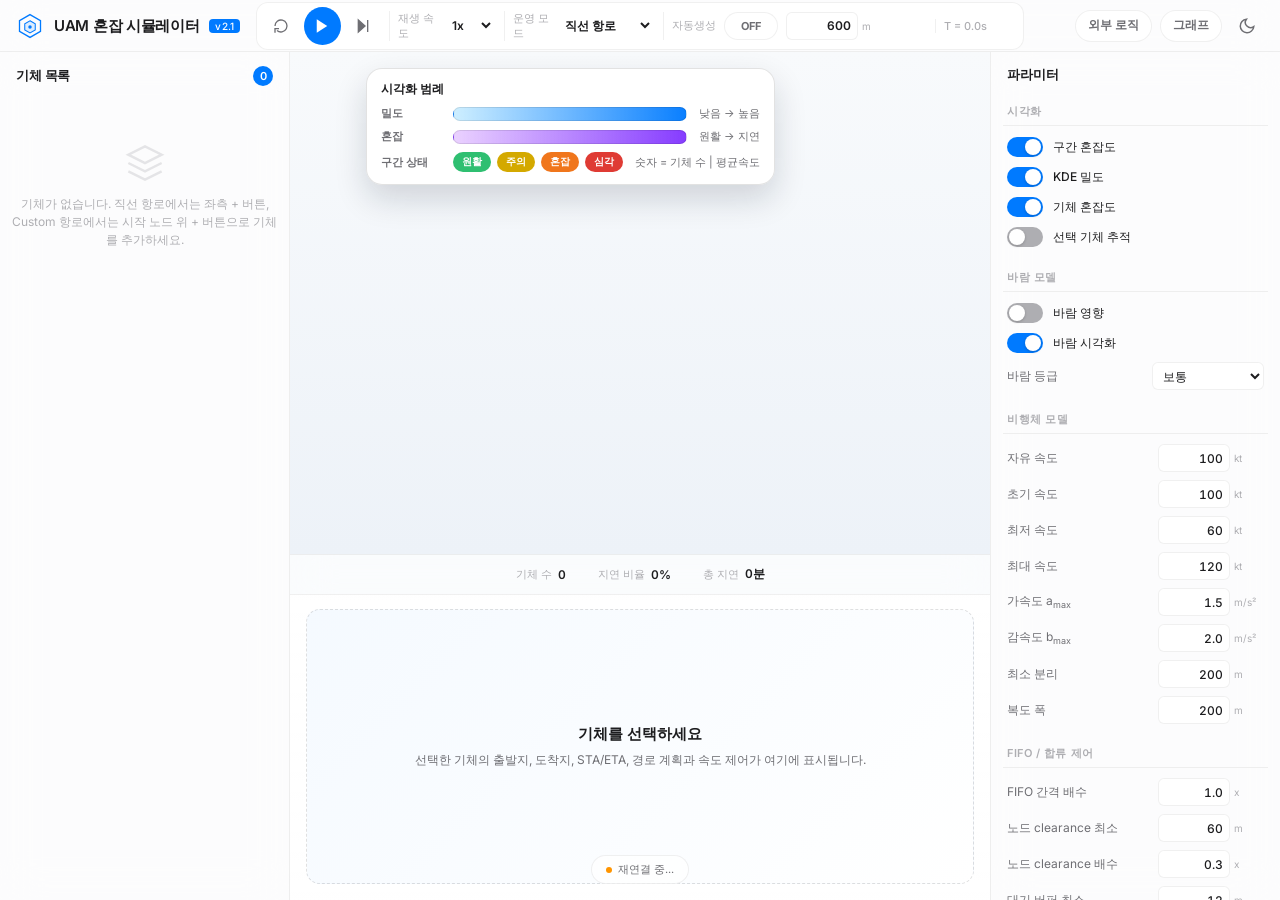
<file: frontend/index.html>
<!DOCTYPE html>
<html lang="ko" data-theme="light">
<head>
  <meta charset="UTF-8">
  <meta name="viewport" content="width=device-width, initial-scale=1.0">
  <title>UAM 혼잡 시뮬레이터</title>
  <link rel="preconnect" href="https://fonts.googleapis.com">
  <link rel="preconnect" href="https://fonts.gstatic.com" crossorigin>
  <link href="https://fonts.googleapis.com/css2?family=Inter:wght@300;400;500;600;700;800&display=swap" rel="stylesheet">
  <link rel="stylesheet" href="css/style.css">
</head>
<body>
  <header class="topbar">
    <div class="topbar-left">
      <svg class="logo-icon" width="28" height="28" viewBox="0 0 32 32" fill="none" aria-hidden="true">
        <path d="M16 3L28 10v12L16 29 4 22V10L16 3z" stroke="currentColor" stroke-width="1.5"/>
        <path d="M16 10l6 3.5v7L16 24l-6-3.5v-7L16 10z" stroke="currentColor" stroke-width="1.2" fill="currentColor" fill-opacity="0.12"/>
        <circle cx="16" cy="17" r="2" fill="currentColor"/>
      </svg>
      <h1 class="topbar-title">UAM 혼잡 시뮬레이터</h1>
      <span class="topbar-badge">v2.1</span>
    </div>

    <div class="topbar-center">
      <div class="sim-controls">
        <button class="ctrl-btn" id="btn-reset" title="초기화" aria-label="초기화">
          <svg width="16" height="16" viewBox="0 0 24 24" fill="none" stroke="currentColor" stroke-width="2"><path d="M3 12a9 9 0 1 1 3 6.7"/><path d="M3 22v-6h6"/></svg>
        </button>
        <button class="ctrl-btn ctrl-primary" id="btn-play" title="재생 / 일시정지" aria-label="재생 / 일시정지">
          <svg id="icon-play" width="18" height="18" viewBox="0 0 24 24" fill="currentColor"><polygon points="5,3 19,12 5,21"/></svg>
          <svg id="icon-pause" width="18" height="18" viewBox="0 0 24 24" fill="currentColor" style="display:none"><rect x="5" y="3" width="4" height="18"/><rect x="15" y="3" width="4" height="18"/></svg>
        </button>
        <button class="ctrl-btn" id="btn-step" title="한 스텝 실행" aria-label="한 스텝 실행">
          <svg width="16" height="16" viewBox="0 0 24 24" fill="none" stroke="currentColor" stroke-width="2"><polygon points="5,3 15,12 5,21" fill="currentColor"/><line x1="19" y1="3" x2="19" y2="21"/></svg>
        </button>

        <div class="speed-control">
          <label for="sel-speed">재생 속도</label>
          <select id="sel-speed">
            <option value="0.5">0.5x</option>
            <option value="1" selected>1x</option>
            <option value="2">2x</option>
            <option value="5">5x</option>
            <option value="10">10x</option>
          </select>
        </div>

        <div class="speed-control speed-control-mode">
          <label for="sel-mode">운영 모드</label>
          <select id="sel-mode">
            <option value="corridor">직선 항로</option>
            <option value="route">Custom 항로</option>
          </select>
        </div>

        <div class="speed-control speed-control-auto">
          <label for="input-auto-spacing">자동생성</label>
          <button class="auto-spawn-btn" id="btn-auto-spawn" type="button">OFF</button>
          <div class="auto-spawn-input">
            <input type="number" id="input-auto-spacing" min="200" step="50" value="600">
            <span>m</span>
          </div>
        </div>

        <div class="sim-time" id="sim-time">T = 0.0s</div>
      </div>
    </div>

    <div class="topbar-right">
      <button class="topbar-link-btn" id="btn-logic-studio" title="외부 로직 스튜디오" aria-label="외부 로직 스튜디오">외부 로직</button>
      <button class="topbar-link-btn" id="btn-analytics-studio" title="그래프 / 로그" aria-label="그래프 / 로그">그래프</button>
      <button class="topbar-theme-btn" id="btn-theme" title="테마 전환" aria-label="테마 전환">
        <svg width="18" height="18" viewBox="0 0 24 24" fill="none" stroke="currentColor" stroke-width="2"><path d="M21 12.79A9 9 0 1 1 11.21 3 7 7 0 0 0 21 12.79z"/></svg>
      </button>
    </div>
  </header>

  <main class="app-layout">
    <aside class="sidebar sidebar-left" id="sidebar-left">
      <div class="sidebar-header">
        <h2>기체 목록</h2>
        <span class="badge" id="ac-count">0</span>
      </div>

      <div class="aircraft-list" id="aircraft-list">
        <div class="empty-state">
          <svg width="40" height="40" viewBox="0 0 24 24" fill="none" stroke="currentColor" stroke-width="1.5" opacity="0.3">
            <path d="M12 2L2 7l10 5 10-5-10-5z"/><path d="M2 17l10 5 10-5"/><path d="M2 12l10 5 10-5"/>
          </svg>
          <p>기체가 없습니다. 직선 항로에서는 좌측 + 버튼, Custom 항로에서는 시작 노드 위 + 버튼으로 기체를 추가하세요.</p>
        </div>
      </div>
    </aside>

    <section class="workspace">
      <section class="canvas-area">
        <div class="canvas-wrapper" id="canvas-wrapper">
          <button class="canvas-spawn-btn" id="btn-spawn" title="기체 생성" aria-label="기체 생성">
            <svg width="22" height="22" viewBox="0 0 24 24" fill="none" stroke="currentColor" stroke-width="2.4" stroke-linecap="round">
              <line x1="12" y1="5" x2="12" y2="19"/>
              <line x1="5" y1="12" x2="19" y2="12"/>
            </svg>
          </button>

          <div class="route-toolbar" id="route-toolbar">
            <button class="route-toolbar-btn" id="btn-route-design">Custom 항로</button>
            <button class="route-toolbar-btn route-toolbar-btn-secondary" id="btn-clear-routes">링크 비우기</button>
            <button class="route-toolbar-btn route-toolbar-btn-secondary" id="btn-reset-routes">기본 링크</button>
          </div>

          <div class="route-spawn-layer" id="route-spawn-layer"></div>

          <div class="viz-legend" id="viz-legend">
            <div class="viz-legend-title">시각화 범례</div>
            <div class="viz-legend-row" id="legend-density">
              <span class="viz-legend-label">밀도</span>
              <span class="viz-legend-gradient viz-legend-density"></span>
              <span class="viz-legend-note">낮음 → 높음</span>
            </div>
            <div class="viz-legend-row" id="legend-congestion">
              <span class="viz-legend-label">혼잡</span>
              <span class="viz-legend-gradient viz-legend-congestion"></span>
              <span class="viz-legend-note">원활 → 지연</span>
            </div>
            <div class="viz-legend-row" id="legend-segments">
              <span class="viz-legend-label">구간 상태</span>
              <div class="viz-legend-scale">
                <span class="viz-legend-chip chip-green">원활</span>
                <span class="viz-legend-chip chip-yellow">주의</span>
                <span class="viz-legend-chip chip-orange">혼잡</span>
                <span class="viz-legend-chip chip-red">심각</span>
              </div>
              <span class="viz-legend-note">숫자 = 기체 수 | 평균속도</span>
            </div>
            <div class="viz-legend-row" id="legend-wind">
              <span class="viz-legend-label">바람</span>
              <span class="viz-legend-arrow">→</span>
              <span class="viz-legend-note">방향 = 흐름, 길이 = 세기</span>
            </div>
          </div>

          <canvas id="sim-canvas"></canvas>
        </div>

        <div class="summary-bar" id="summary-bar">
          <div class="summary-item">
            <span class="summary-label">기체 수</span>
            <span class="summary-value" id="sum-n">0</span>
          </div>
          <div class="summary-item">
            <span class="summary-label">지연 비율</span>
            <span class="summary-value" id="sum-dr">0%</span>
          </div>
          <div class="summary-item">
            <span class="summary-label">총 지연</span>
            <span class="summary-value" id="sum-td">0분</span>
          </div>
        </div>
      </section>

      <section class="command-panel" id="command-panel">
        <div class="command-empty" id="command-empty">
          <strong>기체를 선택하세요</strong>
          <span>선택한 기체의 출발지, 도착지, STA/ETA, 경로 계획과 속도 제어가 여기에 표시됩니다.</span>
        </div>

        <div class="ac-detail command-detail" id="ac-detail" style="display:none">
          <div class="command-header">
            <div class="command-title">
              <span class="detail-id" id="detail-id">기체 #1</span>
              <span class="action-badge" id="detail-action" data-tone="idle">일반 비행</span>
            </div>
            <button class="btn-delete" id="btn-delete" title="기체 삭제" aria-label="기체 삭제">
              <svg width="14" height="14" viewBox="0 0 24 24" fill="none" stroke="currentColor" stroke-width="2"><line x1="18" y1="6" x2="6" y2="18"/><line x1="6" y1="6" x2="18" y2="18"/></svg>
            </button>
          </div>

          <div class="command-grid">
            <section class="command-card">
              <div class="command-card-title">비행 정보</div>
              <div class="detail-stats">
                <div class="stat-row"><span class="stat-label">실제 속도</span><span class="stat-value" id="detail-v-act">-</span></div>
                <div class="stat-row"><span class="stat-label">잔여 거리</span><span class="stat-value" id="detail-remaining">-</span></div>
                <div class="stat-row"><span class="stat-label">출발지</span><span class="stat-value" id="detail-origin">-</span></div>
                <div class="stat-row"><span class="stat-label">도착지</span><span class="stat-value" id="detail-destination">-</span></div>
                <div class="stat-row"><span class="stat-label">STA</span><span class="stat-value" id="detail-sta">-</span></div>
                <div class="stat-row"><span class="stat-label">ETA</span><span class="stat-value" id="detail-eta">-</span></div>
                <div class="stat-row"><span class="stat-label">TTI</span><span class="stat-value" id="detail-tti">-</span></div>
                <div class="stat-row"><span class="stat-label">누적 지연</span><span class="stat-value" id="detail-delay-time">-</span></div>
                <div class="stat-row"><span class="stat-label">배터리</span><span class="stat-value" id="detail-battery">-</span></div>
                <div class="stat-row"><span class="stat-label">남은 항속</span><span class="stat-value" id="detail-battery-remaining">-</span></div>
                <div class="stat-row"><span class="stat-label">대기 사유</span><span class="stat-value" id="detail-wait">-</span></div>
              </div>
            </section>

            <section class="command-card">
              <div class="command-card-title">속도 제어</div>
              <div class="speed-setter">
                <label for="input-speed">지시 속도 (kt)</label>
                <div class="speed-input-row">
                  <button class="speed-btn" id="btn-speed-down">-5</button>
                  <input type="number" id="input-speed" min="60" max="120" step="5" value="100">
                  <button class="speed-btn" id="btn-speed-up">+5</button>
                </div>
                <input type="range" id="slider-speed" min="60" max="120" step="1" value="100" class="speed-slider">
              </div>
            </section>

            <section class="command-card">
              <div class="command-card-title">경로 계획</div>
              <div class="detail-stats detail-stats-route">
                <div class="stat-row stat-row-wide">
                  <span class="stat-label">경로</span>
                  <span class="stat-value stat-value-route" id="detail-route">-</span>
                </div>
                <div class="stat-row">
                  <span class="stat-label">경로 진행</span>
                  <span class="stat-value" id="detail-route-progress">-</span>
                </div>
              </div>
            </section>

            <section class="command-card">
              <div class="command-card-title">관리 명령</div>
              <div class="action-controls">
                <div class="action-row">
                  <label for="input-turn-diameter">우선회 직경</label>
                  <div class="inline-input">
                    <input type="number" id="input-turn-diameter" value="800" min="200" step="50">
                    <span>m</span>
                  </div>
                </div>
                <button class="action-btn" id="btn-turn">우선회 1회 실행</button>

                <div class="action-row">
                  <label for="select-overtake-target">추월 대상</label>
                  <div class="inline-input inline-input-wide">
                    <select id="select-overtake-target"></select>
                  </div>
                </div>
                <div class="action-row">
                  <label for="input-overtake-offset">측면 간격</label>
                  <div class="inline-input">
                    <input type="number" id="input-overtake-offset" value="100" min="40" step="10">
                    <span>m</span>
                  </div>
                </div>
                <div class="action-row">
                  <label for="input-overtake-boost">추월 추가 속도</label>
                  <div class="inline-input">
                    <input type="number" id="input-overtake-boost" value="20" min="5" step="5">
                    <span>kt</span>
                  </div>
                </div>
                <button class="action-btn action-btn-secondary" id="btn-overtake">추월 명령</button>
              </div>
            </section>
          </div>
        </div>
      </section>
    </section>

    <aside class="sidebar sidebar-right" id="sidebar-right">
      <div class="sidebar-header">
        <h2>파라미터</h2>
      </div>

      <div class="params-scroll">
        <div class="param-section">
          <div class="param-section-title">시각화</div>
          <label class="toggle-row"><input type="checkbox" id="chk-segments" checked><span class="toggle-switch"></span><span class="toggle-label">구간 혼잡도</span></label>
          <label class="toggle-row"><input type="checkbox" id="chk-density" checked><span class="toggle-switch"></span><span class="toggle-label">KDE 밀도</span></label>
          <label class="toggle-row"><input type="checkbox" id="chk-congestion" checked><span class="toggle-switch"></span><span class="toggle-label">기체 혼잡도</span></label>
          <label class="toggle-row"><input type="checkbox" id="chk-follow"><span class="toggle-switch"></span><span class="toggle-label">선택 기체 추적</span></label>
        </div>

        <div class="param-section">
          <div class="param-section-title">바람 모델</div>
          <label class="toggle-row"><input type="checkbox" id="chk-wind-enabled"><span class="toggle-switch"></span><span class="toggle-label">바람 영향</span></label>
          <label class="toggle-row"><input type="checkbox" id="chk-wind-overlay" checked><span class="toggle-switch"></span><span class="toggle-label">바람 시각화</span></label>
          <div class="param-row">
            <label for="sel-wind-level">바람 등급</label>
            <div class="param-input param-input-select">
              <select id="sel-wind-level">
                <option value="normal">보통</option>
                <option value="middle">중간</option>
                <option value="serious">심각</option>
              </select>
            </div>
          </div>
        </div>

        <div class="param-section">
          <div class="param-section-title">비행체 모델</div>
          <div class="param-row"><label for="p-v-free">자유 속도</label><div class="param-input"><input type="number" id="p-v-free" value="100" min="60" max="120" step="5"><span class="unit">kt</span></div></div>
          <div class="param-row"><label for="p-v-init">초기 속도</label><div class="param-input"><input type="number" id="p-v-init" value="100" min="60" max="120" step="5"><span class="unit">kt</span></div></div>
          <div class="param-row"><label for="p-v-min">최저 속도</label><div class="param-input"><input type="number" id="p-v-min" value="60" min="0" max="120" step="5"><span class="unit">kt</span></div></div>
          <div class="param-row"><label for="p-v-max">최대 속도</label><div class="param-input"><input type="number" id="p-v-max" value="120" min="60" max="200" step="5"><span class="unit">kt</span></div></div>
          <div class="param-row"><label for="p-a-max">가속도 a<sub>max</sub></label><div class="param-input"><input type="number" id="p-a-max" value="1.5" min="0.1" max="10" step="0.1"><span class="unit">m/s²</span></div></div>
          <div class="param-row"><label for="p-b-max">감속도 b<sub>max</sub></label><div class="param-input"><input type="number" id="p-b-max" value="2.0" min="0.1" max="10" step="0.1"><span class="unit">m/s²</span></div></div>
          <div class="param-row"><label for="p-sep-min">최소 분리</label><div class="param-input"><input type="number" id="p-sep-min" value="200" min="10" max="5000" step="10"><span class="unit">m</span></div></div>
          <div class="param-row"><label for="p-lane-width">복도 폭</label><div class="param-input"><input type="number" id="p-lane-width" value="200" min="20" max="2000" step="20"><span class="unit">m</span></div></div>
        </div>

        <div class="param-section">
          <div class="param-section-title">FIFO / 합류 제어</div>
          <div class="param-row"><label for="p-fifo-gap-scale">FIFO 간격 배수</label><div class="param-input"><input type="number" id="p-fifo-gap-scale" value="1.0" min="0" max="10" step="0.1"><span class="unit">x</span></div></div>
          <div class="param-row"><label for="p-fifo-node-clear-min">노드 clearance 최소</label><div class="param-input"><input type="number" id="p-fifo-node-clear-min" value="60" min="0" max="2000" step="10"><span class="unit">m</span></div></div>
          <div class="param-row"><label for="p-fifo-node-clear-scale">노드 clearance 배수</label><div class="param-input"><input type="number" id="p-fifo-node-clear-scale" value="0.3" min="0" max="5" step="0.05"><span class="unit">x</span></div></div>
          <div class="param-row"><label for="p-fifo-hold-min">대기 버퍼 최소</label><div class="param-input"><input type="number" id="p-fifo-hold-min" value="12" min="0" max="1000" step="2"><span class="unit">m</span></div></div>
          <div class="param-row"><label for="p-fifo-hold-scale">대기 버퍼 배수</label><div class="param-input"><input type="number" id="p-fifo-hold-scale" value="0.1" min="0" max="2" step="0.02"><span class="unit">x</span></div></div>
          <div class="param-row"><label for="p-fifo-approach-scale">접근 창 배수</label><div class="param-input"><input type="number" id="p-fifo-approach-scale" value="3.0" min="0" max="10" step="0.1"><span class="unit">x</span></div></div>
          <div class="param-row"><label for="p-fifo-approach-time">접근 예측 시간</label><div class="param-input"><input type="number" id="p-fifo-approach-time" value="4.0" min="0" max="30" step="0.5"><span class="unit">s</span></div></div>
        </div>

        <div class="param-section">
          <div class="param-section-title">혼잡 모델</div>
          <div class="param-row"><label for="p-seg-len">구간 길이 L<sub>seg</sub></label><div class="param-input"><input type="number" id="p-seg-len" value="10" min="0.5" max="50" step="0.5"><span class="unit">km</span></div></div>
          <div class="param-row"><label for="p-w-over">오버플로우 가중치</label><div class="param-input"><input type="number" id="p-w-over" value="0.3" min="0" max="1" step="0.05"><span class="unit"></span></div></div>
          <div class="param-row"><label for="p-w-tti">TTI 가중치</label><div class="param-input"><input type="number" id="p-w-tti" value="0.7" min="0" max="1" step="0.05"><span class="unit"></span></div></div>
          <div class="param-row"><label for="p-sig-par">커널 σ<sub>parallel</sub></label><div class="param-input"><input type="number" id="p-sig-par" value="200" min="50" max="400" step="50"><span class="unit">m</span></div></div>
          <div class="param-row"><label for="p-sig-perp">커널 σ<sub>perp</sub></label><div class="param-input"><input type="number" id="p-sig-perp" value="60" min="5" max="1000" step="5"><span class="unit">m</span></div></div>
          <div class="param-row"><label for="p-l-look">전방 관측 길이</label><div class="param-input"><input type="number" id="p-l-look" value="2000" min="100" max="20000" step="100"><span class="unit">m</span></div></div>
          <div class="param-row"><label for="p-delay-t">지연 누적 창</label><div class="param-input"><input type="number" id="p-delay-t" value="60" min="10" max="3600" step="10"><span class="unit">s</span></div></div>
          <div class="param-row"><label for="p-d-thr">지연 임계값</label><div class="param-input"><input type="number" id="p-d-thr" value="10" min="0" max="3600" step="5"><span class="unit">s</span></div></div>
          <div class="param-row"><label for="p-rho-ref">밀도 기준 ρ<sub>ref</sub></label><div class="param-input"><input type="number" id="p-rho-ref" value="3" min="0.1" max="200" step="0.5"><span class="unit"></span></div></div>
          <div class="param-row"><label for="p-cong-ref">혼잡 기준 c<sub>ref</sub></label><div class="param-input"><input type="number" id="p-cong-ref" value="3" min="0.1" max="200" step="0.5"><span class="unit"></span></div></div>
        </div>

        <div class="param-section">
          <div class="param-section-title">시뮬레이터</div>
          <div class="param-row"><label for="p-dt">타임스텝 dt</label><div class="param-input"><input type="number" id="p-dt" value="0.2" min="0.05" max="2" step="0.05"><span class="unit">s</span></div></div>
        </div>
      </div>
    </aside>
  </main>

  <div class="connection-indicator" id="connection-indicator">
    <span class="dot"></span>
    <span class="label">연결 중...</span>
  </div>

  <script src="js/renderer.js"></script>
  <script src="js/app.js"></script>
</body>
</html>
</file>
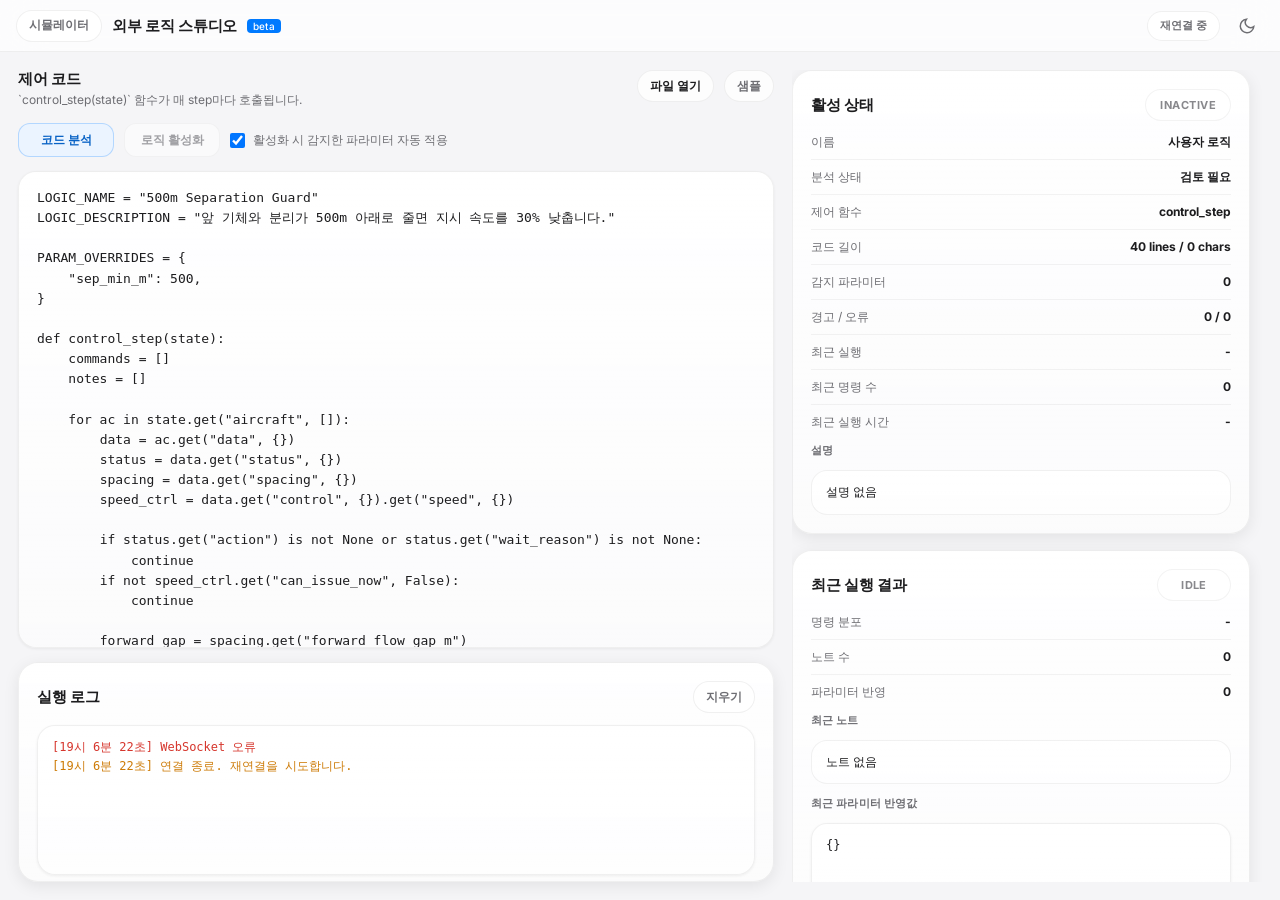
<file: frontend/logic.html>
<!DOCTYPE html>
<html lang="ko" data-theme="light">
<head>
  <meta charset="UTF-8">
  <meta name="viewport" content="width=device-width, initial-scale=1.0">
  <title>외부 로직 스튜디오</title>
  <link rel="preconnect" href="https://fonts.googleapis.com">
  <link rel="preconnect" href="https://fonts.gstatic.com" crossorigin>
  <link href="https://fonts.googleapis.com/css2?family=Inter:wght@300;400;500;600;700;800&display=swap" rel="stylesheet">
  <link rel="stylesheet" href="css/style.css">
</head>
<body class="studio-body">
  <header class="topbar studio-topbar">
    <div class="topbar-left">
      <button class="topbar-link-btn" id="btn-back-main" type="button">시뮬레이터</button>
      <h1 class="topbar-title">외부 로직 스튜디오</h1>
      <span class="topbar-badge">beta</span>
    </div>
    <div class="topbar-right studio-topbar-right">
      <div class="studio-connection" id="logic-connection">연결 대기</div>
      <button class="topbar-theme-btn" id="btn-theme" title="테마 전환" aria-label="테마 전환">
        <svg width="18" height="18" viewBox="0 0 24 24" fill="none" stroke="currentColor" stroke-width="2"><path d="M21 12.79A9 9 0 1 1 11.21 3 7 7 0 0 0 21 12.79z"/></svg>
      </button>
    </div>
  </header>

  <main class="studio-layout">
    <section class="studio-editor-panel">
      <div class="studio-panel-head">
        <div>
          <h2>제어 코드</h2>
          <p>`control_step(state)` 함수가 매 step마다 호출됩니다.</p>
        </div>
        <div class="studio-toolbar">
          <label class="studio-file-btn" for="logic-file-input">파일 열기</label>
          <input type="file" id="logic-file-input" accept=".py,.txt">
          <button class="topbar-link-btn" id="btn-load-sample" type="button">샘플</button>
        </div>
      </div>

      <div class="studio-actions">
        <button class="route-toolbar-btn studio-action-btn studio-action-btn-analyze" id="btn-logic-analyze" type="button">코드 분석</button>
        <button class="route-toolbar-btn studio-action-btn studio-action-btn-activate" id="btn-logic-activate" type="button">로직 활성화</button>
        <label class="studio-check">
          <input type="checkbox" id="chk-auto-apply-params" checked>
          <span>활성화 시 감지한 파라미터 자동 적용</span>
        </label>
      </div>

      <textarea class="studio-code" id="logic-code" spellcheck="false"></textarea>

      <section class="studio-console-card">
        <div class="studio-card-head">
          <h3>실행 로그</h3>
          <button class="topbar-link-btn" id="btn-clear-log" type="button">지우기</button>
        </div>
        <pre class="studio-console" id="logic-log"></pre>
      </section>
    </section>

    <aside class="studio-side-panel">
      <section class="studio-card">
        <div class="studio-card-head">
          <h3>활성 상태</h3>
          <span class="studio-pill" id="logic-active-pill">inactive</span>
        </div>
        <div class="studio-kv">
          <div><span>이름</span><strong id="logic-name">-</strong></div>
          <div><span>분석 상태</span><strong id="logic-analysis-state">-</strong></div>
          <div><span>제어 함수</span><strong id="logic-function-name">-</strong></div>
          <div><span>코드 길이</span><strong id="logic-source-stats">-</strong></div>
          <div><span>감지 파라미터</span><strong id="logic-param-count">0</strong></div>
          <div><span>경고 / 오류</span><strong id="logic-health-counts">0 / 0</strong></div>
          <div><span>최근 실행</span><strong id="logic-last-run">-</strong></div>
          <div><span>최근 명령 수</span><strong id="logic-command-count">0</strong></div>
          <div><span>최근 실행 시간</span><strong id="logic-runtime-ms">-</strong></div>
        </div>
        <div class="studio-card-subtitle">설명</div>
        <div class="studio-textbox studio-card-scroll studio-card-scroll-sm" id="logic-description-box">설명 없음</div>
      </section>

      <section class="studio-card">
        <div class="studio-card-head">
          <h3>최근 실행 결과</h3>
          <span class="studio-pill studio-pill-muted" id="logic-run-pill">idle</span>
        </div>
        <div class="studio-kv">
          <div><span>명령 분포</span><strong id="logic-command-breakdown">-</strong></div>
          <div><span>노트 수</span><strong id="logic-note-count">0</strong></div>
          <div><span>파라미터 반영</span><strong id="logic-param-apply-count">0</strong></div>
        </div>
        <div class="studio-card-subtitle">최근 노트</div>
        <div class="studio-textbox studio-card-scroll studio-card-scroll-sm" id="logic-last-notes">노트 없음</div>
        <div class="studio-card-subtitle">최근 파라미터 반영값</div>
        <pre class="studio-json studio-card-scroll studio-card-scroll-sm" id="logic-last-params">{}</pre>
        <div class="studio-card-subtitle">최근 오류</div>
        <div class="studio-textbox studio-error-box studio-card-scroll studio-card-scroll-sm" id="logic-last-error">오류 없음</div>
      </section>

      <section class="studio-card">
        <div class="studio-card-head">
          <h3>분석 결과</h3>
          <span class="studio-pill studio-pill-muted" id="logic-analysis-pill">미분석</span>
        </div>
        <div class="studio-card-scroll studio-card-scroll-md">
          <div class="studio-analysis-list" id="logic-analysis-summary"></div>
          <div class="studio-card-subtitle">이 코드를 넣으면</div>
          <div class="studio-textbox studio-card-scroll studio-card-scroll-md" id="logic-analysis-text">분석 요청 시 예상 동작 설명이 생성됩니다.</div>
          <div class="studio-card-subtitle">운영 관점 메모</div>
          <div class="studio-textbox studio-card-scroll studio-card-scroll-sm" id="logic-operator-text">분석 요청 시 운영 메모가 생성됩니다.</div>
          <div class="studio-issues">
            <div>
              <h4>오류</h4>
              <ul id="logic-errors"></ul>
            </div>
            <div>
              <h4>경고</h4>
              <ul id="logic-warnings"></ul>
            </div>
          </div>
        </div>
      </section>

      <section class="studio-card">
        <div class="studio-card-head">
          <h3>감지한 파라미터</h3>
          <button class="topbar-link-btn" id="btn-apply-detected-params" type="button">적용</button>
        </div>
        <div class="studio-card-subtitle">코드에 적힌 override 값</div>
        <pre class="studio-json studio-card-scroll studio-card-scroll-sm" id="logic-detected-params">{}</pre>
        <div class="studio-card-subtitle">이 값이 의미하는 것</div>
        <div class="studio-textbox studio-card-scroll studio-card-scroll-sm" id="logic-detected-params-text">분석 요청 시 파라미터 설명이 생성됩니다.</div>
      </section>

      <section class="studio-card">
        <div class="studio-card-head">
          <h3>현재 시뮬레이션</h3>
        </div>
        <div class="studio-kv">
          <div><span>시각</span><strong id="sim-now">-</strong></div>
          <div><span>모드</span><strong id="sim-mode">-</strong></div>
          <div><span>기체 수</span><strong id="sim-count">0</strong></div>
          <div><span>지연 비율</span><strong id="sim-delay-rate">0%</strong></div>
          <div><span>총 지연</span><strong id="sim-total-delay">0</strong></div>
        </div>
      </section>

      <section class="studio-card studio-card-flex">
        <div class="studio-card-head">
          <h3>외부 전달 파일</h3>
        </div>
        <div class="studio-card-subtitle">아래 2개 파일을 내려받아 LLM에 함께 넣고, 원하는 교통관리 로직을 설계하게 하면 됩니다.</div>
        <div class="studio-download-group">
          <section class="studio-download-block">
            <div class="studio-download-head">
              <div>
                <h4>LLM 입력용 2개 파일</h4>
                <p>이 두 파일을 그대로 전달한 뒤, 원하는 운영 규칙만 추가로 설명하세요.</p>
              </div>
              <a class="topbar-link-btn" href="/api/external-logic-kit/starter.zip">다운로드</a>
            </div>
            <div class="studio-download-list">
              <a class="studio-download-item" href="/api/external-logic-download/sample">
                <strong>기준 샘플 코드</strong>
                <span>LLM이 수정 기준으로 삼는 기본 외부 로직 코드</span>
              </a>
              <a class="studio-download-item" href="/api/external-logic-download/prompt">
                <strong>프롬프트 템플릿</strong>
                <span>LLM에 그대로 넣는 요청 템플릿</span>
              </a>
            </div>
          </section>
        </div>
      </section>
    </aside>
  </main>

  <script src="js/logic.js"></script>
</body>
</html>
</file>
<file: frontend/css/style.css>
/* ============================================
   UAM Corridor Simulator — Apple-style Theme
   Dark-first, frosted glass, spatial depth
   ============================================ */

:root {
  --font: 'Inter', -apple-system, BlinkMacSystemFont, 'Segoe UI', sans-serif;

  /* Light mode */
  --bg: #f5f5f7;
  --surface: rgba(255, 255, 255, 0.72);
  --surface-solid: #ffffff;
  --surface-hover: rgba(255, 255, 255, 0.85);
  --border: rgba(0, 0, 0, 0.06);
  --border-strong: rgba(0, 0, 0, 0.12);
  --text: #1d1d1f;
  --text-secondary: #6e6e73;
  --text-tertiary: #aeaeb2;
  --accent: #007aff;
  --accent-hover: #0056cc;
  --danger: #ff3b30;
  --success: #34c759;
  --warning: #ff9500;
  --canvas-bg: #eef2f8;
  --glass-blur: 20px;
  --shadow-sm: 0 1px 3px rgba(0,0,0,0.06);
  --shadow-md: 0 4px 16px rgba(0,0,0,0.08);
  --shadow-lg: 0 12px 40px rgba(0,0,0,0.12);
  --radius: 12px;
  --radius-sm: 8px;
  --radius-xs: 6px;
  --topbar-h: 52px;
}

[data-theme="dark"] {
  --bg: #000000;
  --surface: rgba(28, 28, 30, 0.72);
  --surface-solid: #1c1c1e;
  --surface-hover: rgba(44, 44, 46, 0.8);
  --border: rgba(255, 255, 255, 0.06);
  --border-strong: rgba(255, 255, 255, 0.12);
  --text: #f5f5f7;
  --text-secondary: #98989d;
  --text-tertiary: #636366;
  --accent: #0a84ff;
  --accent-hover: #409cff;
  --danger: #ff453a;
  --success: #30d158;
  --warning: #ff9f0a;
  --canvas-bg: #10161d;
  --shadow-sm: 0 1px 3px rgba(0,0,0,0.3);
  --shadow-md: 0 4px 16px rgba(0,0,0,0.4);
  --shadow-lg: 0 12px 40px rgba(0,0,0,0.5);
}

/* ---- Reset ---- */
*, *::before, *::after { box-sizing: border-box; margin: 0; padding: 0; }
html { font-size: 14px; -webkit-font-smoothing: antialiased; -moz-osx-font-smoothing: grayscale; }
body {
  font-family: var(--font);
  background: var(--bg);
  color: var(--text);
  height: 100vh;
  overflow: hidden;
  display: flex;
  flex-direction: column;
}
button { cursor: pointer; background: none; border: none; font: inherit; color: inherit; }
input, select { font: inherit; color: inherit; }
input[type="number"] { -moz-appearance: textfield; }
input[type="number"]::-webkit-outer-spin-button,
input[type="number"]::-webkit-inner-spin-button { -webkit-appearance: none; margin: 0; }

/* ---- Top Bar ---- */
.topbar {
  height: var(--topbar-h);
  display: flex;
  align-items: center;
  justify-content: space-between;
  padding: 0 16px;
  background: var(--surface);
  backdrop-filter: blur(var(--glass-blur));
  -webkit-backdrop-filter: blur(var(--glass-blur));
  border-bottom: 1px solid var(--border);
  z-index: 100;
  flex-shrink: 0;
}
.topbar-left {
  display: flex;
  align-items: center;
  gap: 10px;
  min-width: 240px;
}
.logo-icon { color: var(--accent); flex-shrink: 0; }
.topbar-title {
  font-size: 15px;
  font-weight: 600;
  letter-spacing: -0.02em;
  white-space: nowrap;
}
.topbar-badge {
  font-size: 10px;
  font-weight: 500;
  background: var(--accent);
  color: #fff;
  padding: 1px 6px;
  border-radius: 4px;
  letter-spacing: 0.02em;
}
.topbar-center { display: flex; align-items: center; }
.topbar-right { display: flex; align-items: center; gap: 8px; min-width: 240px; justify-content: flex-end; }
.topbar-link-btn {
  display: inline-flex;
  align-items: center;
  justify-content: center;
  min-height: 32px;
  padding: 0 12px;
  border-radius: 999px;
  border: 1px solid var(--border);
  background: color-mix(in srgb, var(--surface) 84%, var(--surface-solid) 16%);
  color: var(--text-secondary);
  font-size: 12px;
  font-weight: 700;
  transition: background 0.15s ease, border-color 0.15s ease, color 0.15s ease, transform 0.15s ease;
}
.topbar-link-btn:hover {
  background: var(--surface-hover);
  border-color: var(--border-strong);
  color: var(--text);
  transform: translateY(-1px);
}

.sim-controls {
  display: flex;
  align-items: center;
  gap: 6px;
  background: var(--surface-solid);
  border: 1px solid var(--border);
  border-radius: var(--radius);
  padding: 4px 8px;
}
.ctrl-btn {
  display: flex;
  align-items: center;
  justify-content: center;
  gap: 6px;
  width: 34px;
  height: 34px;
  border-radius: var(--radius-sm);
  color: var(--text-secondary);
  transition: all 0.15s ease;
}
.ctrl-btn:hover { background: var(--surface-hover); color: var(--text); }
.ctrl-btn span { font-size: 12px; font-weight: 500; }
.ctrl-primary {
  background: var(--accent);
  color: #fff !important;
  width: 38px;
  height: 38px;
  border-radius: 50%;
}
.ctrl-primary:hover { background: var(--accent-hover); }

.speed-control {
  display: flex;
  align-items: center;
  gap: 6px;
  margin-left: 4px;
  padding-left: 8px;
  border-left: 1px solid var(--border);
}
.speed-control label { font-size: 11px; color: var(--text-tertiary); }
.speed-control select {
  background: transparent;
  border: none;
  font-size: 12px;
  font-weight: 600;
  color: var(--text);
  cursor: pointer;
  outline: none;
}
.speed-control select option { background: var(--surface-solid); color: var(--text); }
.speed-control-mode { min-width: 138px; }
.speed-control-auto { min-width: 258px; gap: 8px; }

.auto-spawn-btn {
  min-width: 54px;
  height: 28px;
  padding: 0 10px;
  border-radius: 999px;
  border: 1px solid var(--border);
  background: color-mix(in srgb, var(--surface) 90%, var(--surface-solid) 10%);
  color: var(--text-secondary);
  font-size: 11px;
  font-weight: 700;
  transition: background 0.15s ease, border-color 0.15s ease, color 0.15s ease;
}

.auto-spawn-btn.is-active {
  background: color-mix(in srgb, var(--success) 15%, var(--surface-solid) 85%);
  border-color: color-mix(in srgb, var(--success) 40%, transparent);
  color: var(--success);
}

.auto-spawn-input {
  display: inline-grid;
  grid-template-columns: 72px auto;
  gap: 4px;
  align-items: center;
}

.auto-spawn-input input {
  width: 72px;
  height: 28px;
  border: 1px solid var(--border);
  border-radius: var(--radius-xs);
  background: var(--surface-solid);
  text-align: right;
  padding: 0 6px;
  outline: none;
  font-size: 12px;
  font-weight: 600;
}

.auto-spawn-input input:focus {
  border-color: var(--accent);
}

.auto-spawn-input span {
  font-size: 10px;
  color: var(--text-tertiary);
}

.sim-time {
  font-size: 11px;
  font-weight: 500;
  color: var(--text-tertiary);
  margin-left: 8px;
  padding-left: 8px;
  border-left: 1px solid var(--border);
  font-variant-numeric: tabular-nums;
  min-width: 80px;
}

.topbar-theme-btn {
  width: 34px;
  height: 34px;
  display: flex;
  align-items: center;
  justify-content: center;
  border-radius: 50%;
  color: var(--text-secondary);
  transition: all 0.15s ease;
}
.topbar-theme-btn:hover { background: var(--surface-hover); color: var(--text); }

/* ---- Main Layout ---- */
.app-layout {
  flex: 1;
  display: flex;
  overflow: hidden;
  min-height: 0;
}

.workspace {
  flex: 1;
  display: flex;
  flex-direction: column;
  min-width: 0;
  min-height: 0;
}

/* ---- Sidebars ---- */
.sidebar {
  width: 290px;
  flex-shrink: 0;
  display: flex;
  flex-direction: column;
  background: var(--surface);
  backdrop-filter: blur(var(--glass-blur));
  -webkit-backdrop-filter: blur(var(--glass-blur));
  border-right: 1px solid var(--border);
  overflow: hidden;
}
.sidebar-right {
  border-right: none;
  border-left: 1px solid var(--border);
}
.sidebar-header {
  display: flex;
  align-items: center;
  justify-content: space-between;
  padding: 14px 16px 10px;
  flex-shrink: 0;
}
.sidebar-header h2 {
  font-size: 13px;
  font-weight: 600;
  letter-spacing: -0.01em;
}
.badge {
  font-size: 11px;
  font-weight: 600;
  background: var(--accent);
  color: #fff;
  min-width: 20px;
  height: 20px;
  display: flex;
  align-items: center;
  justify-content: center;
  border-radius: 10px;
  padding: 0 6px;
}

/* ---- Aircraft List ---- */
.aircraft-list {
  flex: 1;
  overflow-y: auto;
  padding: 0 8px;
}
.aircraft-list::-webkit-scrollbar { width: 4px; }
.aircraft-list::-webkit-scrollbar-thumb { background: var(--text-tertiary); border-radius: 2px; }

.empty-state {
  display: flex;
  flex-direction: column;
  align-items: center;
  justify-content: center;
  gap: 12px;
  height: 200px;
  color: var(--text-tertiary);
  text-align: center;
  font-size: 12px;
  line-height: 1.5;
}

.ac-card {
  display: flex;
  align-items: center;
  padding: 8px 10px;
  margin-bottom: 2px;
  border-radius: var(--radius-sm);
  cursor: pointer;
  transition: all 0.12s ease;
  gap: 10px;
}
.ac-card:hover { background: var(--surface-hover); }
.ac-card.selected { background: color-mix(in srgb, var(--accent) 15%, transparent); }
.ac-card.delayed { box-shadow: inset 2px 0 0 var(--danger); }
.ac-card.managed { box-shadow: inset 3px 0 0 color-mix(in srgb, var(--warning) 65%, var(--accent) 35%); }
.ac-card[data-action="turn"] .ac-card-status { color: var(--warning); }
.ac-card[data-action="overtake"] .ac-card-status { color: var(--accent); }

.ac-card-icon {
  width: 28px;
  height: 28px;
  border-radius: 50%;
  background: var(--surface-solid);
  display: flex;
  align-items: center;
  justify-content: center;
  flex-shrink: 0;
  font-size: 10px;
  font-weight: 700;
  color: var(--accent);
  border: 1px solid var(--border);
}
.ac-card.delayed .ac-card-icon { color: var(--danger); border-color: var(--danger); }

.ac-card-info { flex: 1; min-width: 0; }
.ac-card-name { font-size: 12px; font-weight: 600; }
.ac-card-meta {
  font-size: 10px;
  color: var(--text-tertiary);
  font-variant-numeric: tabular-nums;
  display: flex;
  gap: 8px;
}
.ac-card-meta span { white-space: nowrap; }
.ac-card-status {
  color: var(--danger);
  font-weight: 600;
}
.ac-card-side {
  display: flex;
  flex-direction: column;
  align-items: flex-end;
  gap: 2px;
  flex-shrink: 0;
}
.ac-card-speed {
  font-size: 11px;
  font-weight: 500;
  font-variant-numeric: tabular-nums;
  color: var(--text-secondary);
}
.ac-card-battery {
  font-size: 10px;
  font-weight: 700;
  font-variant-numeric: tabular-nums;
  color: var(--success);
}
.ac-card-battery.is-warning {
  color: #b37a00;
}
.ac-card-battery.is-critical {
  color: var(--danger);
}

/* ---- Aircraft Detail Panel ---- */
.ac-detail {
  width: 100%;
}
.detail-header {
  display: flex;
  align-items: center;
  justify-content: space-between;
  margin-bottom: 10px;
}
.detail-id { font-size: 14px; font-weight: 700; }
.btn-delete {
  width: 26px;
  height: 26px;
  display: flex;
  align-items: center;
  justify-content: center;
  border-radius: 50%;
  color: var(--danger);
  transition: all 0.15s;
}
.btn-delete:hover { background: color-mix(in srgb, var(--danger) 15%, transparent); }

.detail-stats {
  display: grid;
  grid-template-columns: 1fr 1fr;
  gap: 6px;
  margin-bottom: 0;
}
.stat-row {
  background: var(--surface);
  border-radius: var(--radius-xs);
  padding: 6px 8px;
}
.stat-label { font-size: 10px; color: var(--text-tertiary); display: block; }
.stat-value { font-size: 13px; font-weight: 600; font-variant-numeric: tabular-nums; }

.speed-setter label {
  font-size: 11px;
  color: var(--text-secondary);
  display: block;
  margin-bottom: 6px;
}
.speed-input-row {
  display: flex;
  gap: 4px;
  margin-bottom: 6px;
}
.speed-btn {
  width: 36px;
  height: 32px;
  border-radius: var(--radius-xs);
  border: 1px solid var(--border);
  font-size: 12px;
  font-weight: 600;
  display: flex;
  align-items: center;
  justify-content: center;
  transition: all 0.12s;
}
.speed-btn:hover { border-color: var(--accent); color: var(--accent); }

.speed-input-row input {
  flex: 1;
  height: 32px;
  border: 1px solid var(--border);
  border-radius: var(--radius-xs);
  background: var(--surface);
  text-align: center;
  font-weight: 600;
  font-size: 13px;
  outline: none;
}
.speed-input-row input:focus { border-color: var(--accent); }

.speed-slider {
  width: 100%;
  height: 4px;
  -webkit-appearance: none;
  appearance: none;
  background: var(--border-strong);
  border-radius: 2px;
  outline: none;
}
.speed-slider::-webkit-slider-thumb {
  -webkit-appearance: none;
  width: 16px;
  height: 16px;
  border-radius: 50%;
  background: var(--accent);
  cursor: pointer;
  box-shadow: 0 1px 4px rgba(0,0,0,0.3);
}

/* ---- Parameters Sidebar ---- */
.params-scroll {
  flex: 1;
  overflow-y: auto;
  padding: 0 12px 20px;
}
.params-scroll::-webkit-scrollbar { width: 4px; }
.params-scroll::-webkit-scrollbar-thumb { background: var(--text-tertiary); border-radius: 2px; }

.param-section {
  margin-bottom: 8px;
}
.param-section-title {
  display: flex;
  align-items: center;
  gap: 8px;
  font-size: 11px;
  font-weight: 600;
  text-transform: uppercase;
  letter-spacing: 0.05em;
  color: var(--text-tertiary);
  padding: 10px 4px 6px;
  border-bottom: 1px solid var(--border);
  margin-bottom: 6px;
}
.param-section-title svg { opacity: 0.5; flex-shrink: 0; }

/* Toggle rows */
.toggle-row {
  display: flex;
  align-items: center;
  gap: 10px;
  padding: 5px 4px;
  cursor: pointer;
  border-radius: var(--radius-xs);
  transition: background 0.1s;
}
.toggle-row:hover { background: var(--surface-hover); }
.toggle-row input[type="checkbox"] { display: none; }
.toggle-switch {
  width: 36px;
  height: 20px;
  background: var(--text-tertiary);
  border-radius: 10px;
  position: relative;
  transition: background 0.2s;
  flex-shrink: 0;
}
.toggle-switch::after {
  content: '';
  position: absolute;
  width: 16px;
  height: 16px;
  background: #fff;
  border-radius: 50%;
  top: 2px;
  left: 2px;
  transition: transform 0.2s;
  box-shadow: 0 1px 3px rgba(0,0,0,0.2);
}
.toggle-row input:checked + .toggle-switch { background: var(--accent); }
.toggle-row input:checked + .toggle-switch::after { transform: translateX(16px); }
.toggle-label { font-size: 12px; font-weight: 500; }

/* Param inputs */
.param-row {
  display: grid;
  grid-template-columns: minmax(0, 1fr) auto;
  align-items: center;
  padding: 4px;
  gap: 12px;
}
.param-row label {
  font-size: 12px;
  color: var(--text-secondary);
  min-width: 0;
  line-height: 1.35;
}
.param-row label sub { font-size: 9px; }
.param-input {
  display: grid;
  grid-template-columns: 72px 30px;
  align-items: center;
  justify-content: end;
  gap: 4px;
  min-width: 106px;
}
.param-input input {
  width: 72px;
  height: 28px;
  border: 1px solid var(--border);
  border-radius: var(--radius-xs);
  background: var(--surface-solid);
  text-align: right;
  font-size: 12px;
  font-weight: 500;
  padding: 0 6px;
  outline: none;
  font-variant-numeric: tabular-nums;
  transition: border-color 0.15s;
}
.param-input input:focus { border-color: var(--accent); }
.param-input select {
  width: 100%;
  height: 28px;
  border: 1px solid var(--border);
  border-radius: var(--radius-xs);
  background: var(--surface-solid);
  font-size: 12px;
  font-weight: 500;
  padding: 0 6px;
  outline: none;
}
.param-input select:focus { border-color: var(--accent); }
.param-input-select {
  grid-template-columns: minmax(92px, 1fr);
  min-width: 112px;
}
.param-input .unit {
  font-size: 10px;
  color: var(--text-tertiary);
  min-width: 30px;
  text-align: left;
}

/* ---- Canvas Area ---- */
.canvas-area {
  flex: 1 1 auto;
  display: flex;
  flex-direction: column;
  position: relative;
  background: var(--canvas-bg);
  overflow: hidden;
  min-height: 0;
}
.canvas-wrapper {
  flex: 1;
  position: relative;
  overflow: hidden;
}

.route-toolbar {
  position: absolute;
  right: 16px;
  top: 16px;
  z-index: 6;
  display: none;
  align-items: center;
  gap: 8px;
  padding: 10px;
  border-radius: 16px;
  background: color-mix(in srgb, var(--surface-solid) 94%, transparent);
  border: 1px solid color-mix(in srgb, var(--border-strong) 88%, transparent);
  box-shadow: 0 14px 32px rgba(15, 23, 42, 0.14);
  backdrop-filter: blur(calc(var(--glass-blur) * 0.55));
  -webkit-backdrop-filter: blur(calc(var(--glass-blur) * 0.55));
}

.route-toolbar.is-visible {
  display: flex;
}

.route-toolbar-btn {
  min-height: 34px;
  padding: 0 14px;
  border-radius: 12px;
  background: color-mix(in srgb, var(--warning) 12%, var(--surface-solid) 88%);
  border: 1px solid color-mix(in srgb, var(--warning) 22%, transparent);
  color: color-mix(in srgb, var(--warning) 82%, var(--text) 18%);
  font-size: 12px;
  font-weight: 700;
  transition: transform 0.12s ease, border-color 0.12s ease, background 0.12s ease;
}

.route-toolbar-btn:hover {
  transform: translateY(-1px);
  border-color: color-mix(in srgb, var(--warning) 48%, transparent);
}

.route-toolbar-btn.is-active {
  background: color-mix(in srgb, var(--accent) 14%, var(--surface-solid) 86%);
  border-color: color-mix(in srgb, var(--accent) 42%, transparent);
  color: var(--accent);
}

.route-toolbar-btn-secondary {
  background: color-mix(in srgb, var(--surface) 86%, var(--surface-solid) 14%);
  border-color: var(--border);
  color: var(--text-secondary);
}

.route-spawn-layer {
  position: absolute;
  inset: 0;
  z-index: 7;
  pointer-events: none;
}

.route-start-btn {
  position: absolute;
  width: 34px;
  height: 34px;
  margin-left: -58px;
  margin-top: -17px;
  border-radius: 50%;
  pointer-events: auto;
  display: inline-flex;
  align-items: center;
  justify-content: center;
  background: color-mix(in srgb, var(--surface-solid) 92%, transparent);
  border: 2px solid color-mix(in srgb, var(--warning) 72%, #ffffff 28%);
  color: color-mix(in srgb, var(--warning) 88%, #6e4400 12%);
  box-shadow: 0 10px 20px rgba(15, 23, 42, 0.16);
  transition: transform 0.12s ease, box-shadow 0.12s ease, opacity 0.12s ease;
}

.route-start-btn:hover:not(:disabled) {
  transform: translateY(-1px) scale(1.04);
  box-shadow: 0 14px 28px rgba(15, 23, 42, 0.20);
}

.route-start-btn:disabled,
.route-start-btn.is-disabled {
  opacity: 0.36;
  cursor: not-allowed;
  box-shadow: none;
}

.route-start-btn-label {
  position: absolute;
  left: 100%;
  top: 50%;
  transform: translateY(-50%);
  margin-left: 8px;
  padding: 2px 7px;
  border-radius: 999px;
  font-size: 10px;
  font-weight: 700;
  color: var(--text);
  background: color-mix(in srgb, var(--surface-solid) 92%, transparent);
  border: 1px solid color-mix(in srgb, var(--border-strong) 80%, transparent);
  white-space: nowrap;
  pointer-events: none;
}

.corridor-start-btn {
  z-index: 8;
}

.canvas-spawn-btn {
  position: absolute;
  z-index: 5;
  width: 34px;
  height: 34px;
  margin-left: -58px;
  margin-top: -17px;
  display: flex;
  align-items: center;
  justify-content: center;
  border-radius: 50%;
  background: color-mix(in srgb, var(--surface-solid) 92%, transparent);
  border: 2px solid color-mix(in srgb, var(--warning) 72%, #ffffff 28%);
  color: color-mix(in srgb, var(--warning) 88%, #6e4400 12%);
  box-shadow: 0 10px 20px rgba(15, 23, 42, 0.16);
  backdrop-filter: blur(calc(var(--glass-blur) * 0.6));
  -webkit-backdrop-filter: blur(calc(var(--glass-blur) * 0.6));
  transition: transform 0.12s ease, box-shadow 0.12s ease, opacity 0.12s ease;
}

.canvas-spawn-btn:hover {
  transform: translateY(-1px) scale(1.04);
  box-shadow: 0 14px 28px rgba(15, 23, 42, 0.20);
}

.canvas-spawn-btn:active {
  transform: scale(0.98);
}

.viz-legend {
  position: absolute;
  left: 76px;
  top: 16px;
  z-index: 5;
  min-width: 300px;
  display: flex;
  flex-direction: column;
  gap: 8px;
  padding: 12px 14px;
  border-radius: 16px;
  background: color-mix(in srgb, var(--surface-solid) 94%, transparent);
  border: 1px solid color-mix(in srgb, var(--border-strong) 92%, transparent);
  box-shadow: 0 14px 32px rgba(15, 23, 42, 0.16);
  backdrop-filter: blur(calc(var(--glass-blur) * 0.55));
  -webkit-backdrop-filter: blur(calc(var(--glass-blur) * 0.55));
}

.viz-legend-title {
  font-size: 12px;
  font-weight: 700;
  color: var(--text);
}

.viz-legend-row {
  display: grid;
  grid-template-columns: 60px minmax(92px, 1fr) auto;
  align-items: center;
  gap: 12px;
}

.viz-legend-row.is-hidden {
  display: none;
}

.viz-legend-label {
  font-size: 11px;
  font-weight: 700;
  color: var(--text-secondary);
}

.viz-legend-gradient {
  height: 14px;
  border-radius: 999px;
  border: 1px solid color-mix(in srgb, var(--border-strong) 82%, transparent);
}

.viz-legend-density {
  background: linear-gradient(90deg, rgba(78, 196, 255, 0.28), rgba(0, 122, 255, 0.96));
}

.viz-legend-congestion {
  background: linear-gradient(90deg, rgba(186, 104, 255, 0.30), rgba(129, 52, 255, 0.96));
}

.viz-legend-note {
  font-size: 11px;
  color: var(--text-secondary);
  white-space: nowrap;
}

.viz-legend-scale {
  display: flex;
  align-items: center;
  gap: 6px;
  flex-wrap: wrap;
}

.viz-legend-chip {
  display: inline-flex;
  align-items: center;
  justify-content: center;
  min-width: 38px;
  height: 20px;
  padding: 0 8px;
  border-radius: 999px;
  font-size: 10px;
  font-weight: 700;
  color: #fff;
}

.viz-legend-chip.chip-green { background: #2fbf71; }
.viz-legend-chip.chip-yellow { background: #d4a900; }
.viz-legend-chip.chip-orange { background: #f0761c; }
.viz-legend-chip.chip-red { background: #df3b34; }

.viz-legend-arrow {
  display: inline-flex;
  align-items: center;
  justify-content: center;
  height: 22px;
  border-radius: 999px;
  padding: 0 10px;
  background: color-mix(in srgb, var(--accent) 12%, var(--surface-solid) 88%);
  color: var(--accent);
  font-size: 14px;
  font-weight: 800;
}

.canvas-wrapper canvas {
  position: absolute;
  top: 0;
  left: 0;
  width: 100%;
  height: 100%;
}

/* Summary bar */
.summary-bar {
  display: flex;
  align-items: center;
  justify-content: center;
  gap: 32px;
  height: 40px;
  background: var(--surface);
  backdrop-filter: blur(var(--glass-blur));
  -webkit-backdrop-filter: blur(var(--glass-blur));
  border-top: 1px solid var(--border);
  flex-shrink: 0;
}

.command-panel {
  flex: 0 0 clamp(228px, 34vh, 360px);
  min-height: 220px;
  border-top: 1px solid var(--border);
  background:
    linear-gradient(180deg, color-mix(in srgb, var(--surface-solid) 92%, transparent) 0%, color-mix(in srgb, var(--surface-solid) 98%, transparent) 100%);
  backdrop-filter: blur(var(--glass-blur));
  -webkit-backdrop-filter: blur(var(--glass-blur));
  padding: 14px 16px 16px;
  overflow: hidden;
}

.command-empty {
  height: 100%;
  border: 1px dashed var(--border-strong);
  border-radius: calc(var(--radius) + 2px);
  display: flex;
  flex-direction: column;
  align-items: center;
  justify-content: center;
  gap: 8px;
  color: var(--text-secondary);
  background:
    linear-gradient(135deg, color-mix(in srgb, var(--accent) 4%, var(--surface-solid) 96%), var(--surface-solid));
  text-align: center;
}

.command-empty strong {
  font-size: 15px;
  color: var(--text);
}

.command-empty span {
  font-size: 12px;
}

.command-detail {
  height: 100%;
  display: flex;
  flex-direction: column;
  gap: 12px;
  min-height: 0;
}

.command-header {
  display: flex;
  align-items: center;
  justify-content: space-between;
  gap: 12px;
}

.command-title {
  display: flex;
  align-items: center;
  gap: 10px;
  flex-wrap: wrap;
}

.action-badge {
  display: inline-flex;
  align-items: center;
  padding: 5px 10px;
  border-radius: 999px;
  font-size: 11px;
  font-weight: 700;
  letter-spacing: 0.02em;
  background: color-mix(in srgb, var(--surface-solid) 75%, var(--accent) 25%);
  color: var(--accent);
}

.action-badge[data-tone="turn"] {
  background: color-mix(in srgb, var(--warning) 15%, var(--surface-solid) 85%);
  color: #b25a00;
}

.action-badge[data-tone="overtake"] {
  background: color-mix(in srgb, var(--accent) 16%, var(--surface-solid) 84%);
  color: var(--accent);
}

.command-grid {
  flex: 1;
  display: grid;
  grid-template-columns: 1.3fr 1fr 0.95fr 1.05fr;
  gap: 12px;
  min-height: 0;
  align-content: start;
  overflow-y: auto;
  padding-right: 4px;
}

.command-grid::-webkit-scrollbar {
  width: 6px;
}

.command-grid::-webkit-scrollbar-thumb {
  background: color-mix(in srgb, var(--text-tertiary) 72%, transparent);
}

.command-card {
  display: flex;
  flex-direction: column;
  gap: 10px;
  padding: 14px;
  border-radius: 16px;
  background:
    linear-gradient(180deg, color-mix(in srgb, var(--surface-solid) 95%, transparent), color-mix(in srgb, var(--surface) 88%, transparent));
  border: 1px solid var(--border);
  box-shadow: var(--shadow-sm);
  min-width: 0;
  min-height: 0;
}

.command-card-title {
  font-size: 12px;
  font-weight: 700;
  letter-spacing: 0.01em;
  color: var(--text-secondary);
}

.command-card .detail-stats {
  grid-template-columns: repeat(3, minmax(0, 1fr));
}

.detail-stats-route {
  grid-template-columns: repeat(2, minmax(0, 1fr));
}

.stat-row-wide {
  grid-column: 1 / -1;
}

.stat-value-route {
  line-height: 1.4;
  word-break: break-word;
}

.action-controls {
  display: flex;
  flex-direction: column;
  gap: 10px;
  height: 100%;
  min-height: 0;
}

.action-row {
  display: flex;
  align-items: center;
  justify-content: space-between;
  gap: 12px;
}

.action-row label {
  font-size: 12px;
  color: var(--text-secondary);
}

.inline-input {
  display: inline-grid;
  grid-template-columns: 72px auto;
  gap: 6px;
  align-items: center;
}

.inline-input input {
  width: 72px;
  height: 30px;
  border: 1px solid var(--border);
  border-radius: var(--radius-xs);
  background: var(--surface-solid);
  text-align: right;
  padding: 0 8px;
  outline: none;
}

.inline-input select {
  min-width: 0;
  width: 100%;
  height: 30px;
  border: 1px solid var(--border);
  border-radius: var(--radius-xs);
  background: var(--surface-solid);
  padding: 0 8px;
  outline: none;
}

.inline-input span {
  font-size: 11px;
  color: var(--text-tertiary);
}

.inline-input-wide {
  grid-template-columns: minmax(150px, 1fr);
  width: min(240px, 100%);
}

.action-btn {
  margin-top: auto;
  min-height: 38px;
  border-radius: 12px;
  border: 1px solid color-mix(in srgb, var(--warning) 24%, transparent);
  background: color-mix(in srgb, var(--warning) 12%, var(--surface-solid) 88%);
  color: color-mix(in srgb, #8f5100 75%, var(--text) 25%);
  font-size: 12px;
  font-weight: 700;
  transition: transform 0.12s ease, border-color 0.12s ease, background 0.12s ease;
}

.action-btn:hover:not(:disabled) {
  transform: translateY(-1px);
  border-color: color-mix(in srgb, var(--warning) 45%, transparent);
}

.action-btn:disabled {
  opacity: 0.45;
  cursor: not-allowed;
}

.action-btn-secondary {
  border-color: color-mix(in srgb, var(--accent) 24%, transparent);
  background: color-mix(in srgb, var(--accent) 10%, var(--surface-solid) 90%);
  color: var(--accent);
}
.summary-item {
  display: flex;
  align-items: center;
  gap: 6px;
}
.summary-label {
  font-size: 11px;
  color: var(--text-tertiary);
}
.summary-value {
  font-size: 12px;
  font-weight: 600;
  font-variant-numeric: tabular-nums;
}

/* ---- Connection Indicator ---- */
.connection-indicator {
  position: fixed;
  bottom: 16px;
  left: 50%;
  transform: translateX(-50%);
  display: flex;
  align-items: center;
  gap: 6px;
  padding: 6px 14px;
  background: var(--surface);
  backdrop-filter: blur(var(--glass-blur));
  border: 1px solid var(--border);
  border-radius: 20px;
  font-size: 11px;
  color: var(--text-secondary);
  z-index: 200;
  transition: opacity 0.3s, transform 0.3s;
}
.connection-indicator .dot {
  width: 6px;
  height: 6px;
  border-radius: 50%;
  background: var(--warning);
  animation: pulse 1.5s infinite;
}
.connection-indicator.connected .dot { background: var(--success); animation: none; }
.connection-indicator.connected .label::after { content: '연결됨'; }
.connection-indicator.connected { opacity: 0; transform: translateX(-50%) translateY(10px); pointer-events: none; }
.connection-indicator.error .dot { background: var(--danger); animation: none; }
.connection-indicator.connected .label::after { content: ''; }

@keyframes pulse {
  0%, 100% { opacity: 1; }
  50% { opacity: 0.3; }
}

/* ---- Scrollbar global ---- */
::-webkit-scrollbar { width: 6px; height: 6px; }
::-webkit-scrollbar-track { background: transparent; }
::-webkit-scrollbar-thumb { background: var(--text-tertiary); border-radius: 3px; }
::-webkit-scrollbar-thumb:hover { background: var(--text-secondary); }

/* ---- Selection ---- */
::selection { background: color-mix(in srgb, var(--accent) 30%, transparent); }

/* ---- Animations ---- */
@keyframes fadeIn {
  from { opacity: 0; transform: translateY(4px); }
  to { opacity: 1; transform: translateY(0); }
}
.ac-card.is-new { animation: fadeIn 0.2s ease; }

/* ---- External Logic Studio ---- */
.studio-body {
  overflow: hidden;
}

.studio-topbar {
  position: relative;
  z-index: 10;
}

.studio-topbar-right {
  gap: 10px;
}

.studio-layout {
  flex: 1;
  min-height: 0;
  display: grid;
  grid-template-columns: minmax(0, 1.38fr) minmax(390px, 470px);
  gap: 18px;
  padding: 18px;
  overflow: hidden;
}

.studio-editor-panel,
.studio-side-panel {
  min-height: 0;
}

.studio-editor-panel {
  display: flex;
  flex-direction: column;
  gap: 14px;
}

.studio-side-panel {
  display: grid;
  grid-auto-rows: max-content;
  align-content: start;
  gap: 16px;
  overflow-y: auto;
  padding-right: 6px;
  padding-bottom: 18px;
  scrollbar-gutter: stable;
}

.studio-card-head {
  display: flex;
  align-items: center;
  justify-content: space-between;
  gap: 12px;
}

.studio-panel-head {
  display: flex;
  align-items: flex-start;
  justify-content: space-between;
  gap: 12px;
}

.studio-panel-head h2,
.studio-card-head h3 {
  font-size: 15px;
  font-weight: 700;
  letter-spacing: -0.02em;
  line-height: 1.2;
}

.studio-panel-head p {
  margin-top: 4px;
  color: var(--text-secondary);
  font-size: 12px;
}

.studio-toolbar,
.studio-actions {
  display: flex;
  align-items: center;
  gap: 10px;
  flex-wrap: wrap;
}

.studio-action-btn {
  min-width: 96px;
}

.studio-action-btn[disabled] {
  opacity: 0.62;
  cursor: default;
  transform: none;
}

.studio-action-btn.is-busy {
  position: relative;
  padding-left: 34px;
}

.studio-action-btn.is-busy::before {
  content: "";
  position: absolute;
  left: 14px;
  top: 50%;
  width: 12px;
  height: 12px;
  margin-top: -6px;
  border-radius: 999px;
  border: 2px solid currentColor;
  border-right-color: transparent;
  animation: studio-spin 0.8s linear infinite;
}

.studio-action-btn-analyze {
  background: color-mix(in srgb, var(--surface-solid) 92%, var(--accent) 8%);
  border-color: color-mix(in srgb, var(--accent) 24%, transparent);
  color: color-mix(in srgb, var(--accent) 74%, var(--text) 26%);
}

.studio-action-btn-analyze:hover {
  border-color: color-mix(in srgb, var(--accent) 46%, transparent);
}

.studio-action-btn-activate {
  background: color-mix(in srgb, var(--success) 14%, var(--surface-solid) 86%);
  border-color: color-mix(in srgb, var(--success) 34%, transparent);
  color: color-mix(in srgb, var(--success) 82%, var(--text) 18%);
}

.studio-action-btn-activate:hover {
  border-color: color-mix(in srgb, var(--success) 52%, transparent);
}

.studio-action-btn-analyze.is-ready {
  background: color-mix(in srgb, var(--accent) 13%, var(--surface-solid) 87%);
  border-color: color-mix(in srgb, var(--accent) 42%, transparent);
  color: var(--accent);
}

.studio-action-btn-analyze.is-dirty {
  background: color-mix(in srgb, var(--warning) 12%, var(--surface-solid) 88%);
  border-color: color-mix(in srgb, var(--warning) 28%, transparent);
  color: color-mix(in srgb, var(--warning) 82%, var(--text) 18%);
}

.studio-action-btn-activate.is-active {
  background: color-mix(in srgb, var(--danger) 11%, var(--surface-solid) 89%);
  border-color: color-mix(in srgb, var(--danger) 30%, transparent);
  color: color-mix(in srgb, var(--danger) 82%, var(--text) 18%);
}

.studio-action-btn-activate.is-waiting {
  background: color-mix(in srgb, var(--surface) 88%, var(--surface-solid) 12%);
  border-color: var(--border);
  color: var(--text-secondary);
}

@keyframes studio-spin {
  from {
    transform: rotate(0deg);
  }
  to {
    transform: rotate(360deg);
  }
}

.studio-file-btn {
  display: inline-flex;
  align-items: center;
  justify-content: center;
  min-height: 32px;
  padding: 0 12px;
  border-radius: 999px;
  border: 1px solid var(--border);
  background: color-mix(in srgb, var(--surface) 80%, var(--surface-solid) 20%);
  color: var(--text);
  font-size: 12px;
  font-weight: 700;
  transition: background 0.15s ease, border-color 0.15s ease;
}

.studio-file-btn:hover {
  background: var(--surface-hover);
  border-color: var(--border-strong);
}

.studio-toolbar input[type="file"] {
  display: none;
}

.studio-check {
  display: inline-flex;
  align-items: center;
  gap: 8px;
  font-size: 12px;
  color: var(--text-secondary);
}

.studio-check input {
  width: 15px;
  height: 15px;
}

.studio-code,
.studio-console,
.studio-json {
  width: 100%;
  border: 1px solid var(--border);
  border-radius: 18px;
  background:
    linear-gradient(180deg, color-mix(in srgb, var(--surface-solid) 96%, transparent), color-mix(in srgb, var(--surface) 86%, transparent));
  box-shadow: var(--shadow-sm);
  font-family: Consolas, "SFMono-Regular", Menlo, Monaco, monospace;
  color: var(--text);
}

.studio-code {
  flex: 1;
  min-height: 360px;
  resize: none;
  padding: 16px 18px;
  line-height: 1.55;
  font-size: 13px;
  outline: none;
}

.studio-console-card,
.studio-card {
  display: flex;
  flex-direction: column;
  flex: 0 0 auto;
  gap: 12px;
  width: 100%;
  padding: 18px;
  border-radius: 20px;
  border: 1px solid var(--border);
  background:
    linear-gradient(180deg, color-mix(in srgb, var(--surface-solid) 94%, transparent), color-mix(in srgb, var(--surface) 88%, transparent));
  box-shadow: var(--shadow-md);
  min-height: 0;
  overflow: hidden;
}

.studio-card-flex {
  min-height: 320px;
}

.studio-console-card {
  flex: 0 0 220px;
}

.studio-console {
  flex: 1;
  min-height: 150px;
  overflow: auto;
  padding: 12px 14px;
  white-space: pre-wrap;
  word-break: break-word;
}

.studio-log-line {
  font-size: 12px;
  line-height: 1.55;
}

.studio-log-info {
  color: var(--text-secondary);
}

.studio-log-warn {
  color: color-mix(in srgb, var(--warning) 78%, var(--text) 22%);
}

.studio-log-error {
  color: color-mix(in srgb, var(--danger) 82%, var(--text) 18%);
}

.studio-kv {
  display: grid;
  grid-template-columns: minmax(0, 1fr);
  gap: 0;
}

.studio-kv > div {
  display: grid;
  grid-template-columns: 92px minmax(0, 1fr);
  align-items: start;
  gap: 14px;
  min-width: 0;
  padding: 8px 0;
  border-bottom: 1px solid color-mix(in srgb, var(--border) 82%, transparent);
}

.studio-kv > div:last-child {
  border-bottom: none;
  padding-bottom: 0;
}

.studio-kv > div:first-child {
  padding-top: 0;
}

.studio-kv span {
  display: block;
  color: var(--text-secondary);
  font-size: 12px;
  line-height: 1.45;
}

.studio-kv strong {
  display: block;
  font-size: 12px;
  font-weight: 700;
  text-align: right;
  line-height: 1.5;
  overflow-wrap: anywhere;
  justify-self: end;
}

.studio-card-subtitle {
  font-size: 11px;
  font-weight: 700;
  color: var(--text-secondary);
  letter-spacing: 0.01em;
}

.studio-pill {
  display: inline-flex;
  align-items: center;
  justify-content: center;
  min-width: 74px;
  min-height: 32px;
  padding: 0 14px;
  border-radius: 999px;
  border: 1px solid var(--border);
  background: color-mix(in srgb, var(--surface) 80%, var(--surface-solid) 20%);
  color: var(--text-secondary);
  font-size: 11px;
  font-weight: 700;
  text-transform: uppercase;
  letter-spacing: 0.04em;
}

.studio-pill-live {
  border-color: color-mix(in srgb, var(--success) 42%, transparent);
  background: color-mix(in srgb, var(--success) 14%, var(--surface-solid) 86%);
  color: color-mix(in srgb, var(--success) 82%, var(--text) 18%);
}

.studio-pill-muted {
  opacity: 0.82;
}

.studio-analysis-list,
.studio-issues,
.studio-help {
  display: flex;
  flex-direction: column;
  gap: 12px;
}

.studio-card-scroll {
  min-height: 0;
  overflow: auto;
  scrollbar-gutter: stable;
}

.studio-card-scroll-sm {
  max-height: 132px;
}

.studio-card-scroll-md {
  max-height: 260px;
}

.studio-card-scroll-lg {
  max-height: 360px;
}

.studio-card-scroll-xl {
  max-height: 520px;
}

.studio-textbox {
  padding: 12px 14px;
  border-radius: 16px;
  border: 1px solid color-mix(in srgb, var(--border) 90%, transparent);
  background:
    linear-gradient(180deg, color-mix(in srgb, var(--surface-solid) 95%, transparent), color-mix(in srgb, var(--surface) 82%, transparent));
  color: var(--text);
  font-size: 12px;
  line-height: 1.55;
  white-space: pre-wrap;
  overflow-wrap: anywhere;
}

.studio-summary-row {
  display: flex;
  align-items: center;
  min-height: 44px;
  padding: 10px 12px;
  border-radius: 12px;
  background: color-mix(in srgb, var(--accent) 8%, var(--surface-solid) 92%);
  color: var(--text-secondary);
  font-size: 12px;
  line-height: 1.45;
}

.studio-issues > div {
  padding: 12px 14px;
  border-radius: 14px;
  border: 1px solid color-mix(in srgb, var(--border) 88%, transparent);
  background: color-mix(in srgb, var(--surface) 58%, var(--surface-solid) 42%);
}

.studio-issues h4,
.studio-help p {
  font-size: 12px;
  font-weight: 700;
  color: var(--text-secondary);
}

.studio-issues ul,
.studio-help ul {
  margin-top: 8px;
  padding-left: 18px;
  display: grid;
  gap: 6px;
  color: var(--text-secondary);
  font-size: 12px;
  line-height: 1.45;
}

.studio-json {
  min-height: 132px;
  max-height: 220px;
  overflow: auto;
  padding: 12px 14px;
  white-space: pre-wrap;
  word-break: break-word;
  font-size: 12px;
  line-height: 1.5;
  border-radius: 16px;
}

.studio-error-box {
  color: color-mix(in srgb, var(--text) 82%, var(--danger) 18%);
}

.studio-error-box.is-error {
  border-color: color-mix(in srgb, var(--danger) 36%, transparent);
  background:
    linear-gradient(180deg, color-mix(in srgb, var(--danger) 8%, var(--surface-solid) 92%), color-mix(in srgb, var(--surface) 84%, transparent));
}

.studio-download-group {
  display: grid;
  gap: 14px;
}

.studio-download-block {
  display: grid;
  gap: 12px;
  padding: 14px;
  border-radius: 18px;
  border: 1px solid color-mix(in srgb, var(--border) 88%, transparent);
  background:
    linear-gradient(180deg, color-mix(in srgb, var(--surface-solid) 96%, transparent), color-mix(in srgb, var(--surface) 82%, transparent));
}

.studio-download-head {
  display: flex;
  align-items: flex-start;
  justify-content: space-between;
  gap: 12px;
}

.studio-download-head h4 {
  font-size: 14px;
  font-weight: 800;
  color: var(--text);
}

.studio-download-head p {
  margin-top: 4px;
  font-size: 12px;
  line-height: 1.45;
  color: var(--text-secondary);
}

.studio-download-list {
  display: grid;
  gap: 10px;
}

.studio-download-item {
  display: grid;
  gap: 3px;
  padding: 12px 14px;
  border-radius: 14px;
  border: 1px solid color-mix(in srgb, var(--border) 88%, transparent);
  background: color-mix(in srgb, var(--surface) 60%, var(--surface-solid) 40%);
  text-decoration: none;
  transition: border-color 0.18s ease, transform 0.18s ease, background-color 0.18s ease;
}

.studio-download-item strong {
  font-size: 13px;
  font-weight: 800;
  color: var(--text);
}

.studio-download-item span {
  font-size: 12px;
  line-height: 1.45;
  color: var(--text-secondary);
}

.studio-download-item:hover {
  transform: translateY(-1px);
  border-color: color-mix(in srgb, var(--accent) 32%, transparent);
  background: color-mix(in srgb, var(--accent) 8%, var(--surface-solid) 92%);
}

.studio-connection {
  display: inline-flex;
  align-items: center;
  justify-content: center;
  min-height: 30px;
  padding: 0 12px;
  border-radius: 999px;
  border: 1px solid var(--border);
  background: color-mix(in srgb, var(--surface) 84%, var(--surface-solid) 16%);
  color: var(--text-secondary);
  font-size: 11px;
  font-weight: 700;
}

.studio-connection.is-connected {
  color: color-mix(in srgb, var(--success) 82%, var(--text) 18%);
  border-color: color-mix(in srgb, var(--success) 32%, transparent);
  background: color-mix(in srgb, var(--success) 12%, var(--surface-solid) 88%);
}

/* ---- Graph Studio ---- */
.graphs-body {
  overflow: hidden;
}

.graphs-layout {
  flex: 1;
  min-height: 0;
  display: grid;
  grid-template-columns: minmax(320px, 380px) minmax(0, 1fr);
  gap: 18px;
  padding: 18px;
  overflow: hidden;
}

.graphs-side-panel {
  min-height: 0;
  display: grid;
  grid-auto-rows: max-content;
  gap: 16px;
  overflow-y: auto;
  padding-right: 6px;
  padding-bottom: 18px;
}

.graphs-main-panel {
  min-height: 0;
  overflow-y: auto;
  padding-right: 6px;
  padding-bottom: 18px;
}

.graphs-summary-grid,
.graphs-detail-grid {
  display: grid;
  grid-template-columns: repeat(2, minmax(0, 1fr));
  gap: 16px;
}

.graphs-summary-grid {
  margin-bottom: 16px;
}

.graphs-card-value {
  font-size: 18px;
  font-weight: 800;
  letter-spacing: -0.03em;
}

.graphs-chart-canvas {
  width: 100%;
  height: 220px;
  border-radius: 16px;
  border: 1px solid color-mix(in srgb, var(--border) 90%, transparent);
  background: color-mix(in srgb, var(--surface-solid) 94%, transparent);
}

.graphs-controls {
  display: grid;
  gap: 12px;
}

.graphs-control {
  display: grid;
  gap: 6px;
}

.graphs-control span {
  font-size: 12px;
  font-weight: 700;
  color: var(--text-secondary);
}

.graphs-control select {
  height: 38px;
  border-radius: 12px;
  border: 1px solid var(--border);
  background: color-mix(in srgb, var(--surface-solid) 94%, transparent);
  padding: 0 12px;
  outline: none;
}

.graphs-scenario-list {
  display: grid;
  gap: 12px;
}

.graphs-scenario-item {
  display: grid;
  gap: 10px;
  padding: 12px 14px;
  border-radius: 16px;
  border: 1px solid color-mix(in srgb, var(--border) 88%, transparent);
  background:
    linear-gradient(180deg, color-mix(in srgb, var(--surface-solid) 96%, transparent), color-mix(in srgb, var(--surface) 82%, transparent));
}

.graphs-scenario-item-head {
  display: flex;
  align-items: flex-start;
  justify-content: space-between;
  gap: 10px;
}

.graphs-scenario-item-head strong {
  font-size: 13px;
  font-weight: 800;
}

.graphs-scenario-item-head p {
  margin-top: 4px;
  font-size: 11px;
  color: var(--text-secondary);
  line-height: 1.45;
}

.graphs-file-links {
  display: grid;
  gap: 8px;
}

.graphs-file-links .studio-download-item {
  padding: 10px 12px;
  font-size: 12px;
}

.is-disabled {
  pointer-events: none;
  opacity: 0.55;
}

.studio-connection-live {
  border-color: color-mix(in srgb, var(--success) 42%, transparent);
  color: color-mix(in srgb, var(--success) 82%, var(--text) 18%);
  background: color-mix(in srgb, var(--success) 12%, var(--surface-solid) 88%);
}

@media (max-width: 1500px) {
  .command-grid {
    grid-template-columns: repeat(2, minmax(0, 1fr));
  }
}

@media (max-height: 860px) {
  .summary-bar {
    height: 34px;
    gap: 24px;
  }

  .command-panel {
    flex-basis: clamp(208px, 31vh, 272px);
    min-height: 196px;
    padding: 10px 12px 12px;
  }

  .command-detail {
    gap: 10px;
  }

  .command-grid {
    gap: 10px;
  }

  .command-card {
    padding: 12px;
    gap: 8px;
    border-radius: 14px;
  }

  .stat-row {
    padding: 5px 7px;
  }

  .stat-label {
    font-size: 9px;
  }

  .stat-value {
    font-size: 12px;
  }

  .summary-label {
    font-size: 10px;
  }

  .summary-value {
    font-size: 11px;
  }
}

@media (max-width: 1200px) {
  .studio-layout {
    grid-template-columns: minmax(0, 1fr);
  }

  .graphs-layout {
    grid-template-columns: minmax(0, 1fr);
  }

  .studio-side-panel {
    display: grid;
    grid-auto-rows: max-content;
    padding-right: 0;
    padding-bottom: 12px;
  }

  .graphs-side-panel,
  .graphs-main-panel {
    padding-right: 0;
  }

  .studio-kv > div {
    grid-template-columns: 86px minmax(0, 1fr);
  }

  .graphs-summary-grid,
  .graphs-detail-grid {
    grid-template-columns: minmax(0, 1fr);
  }
}
</file>
